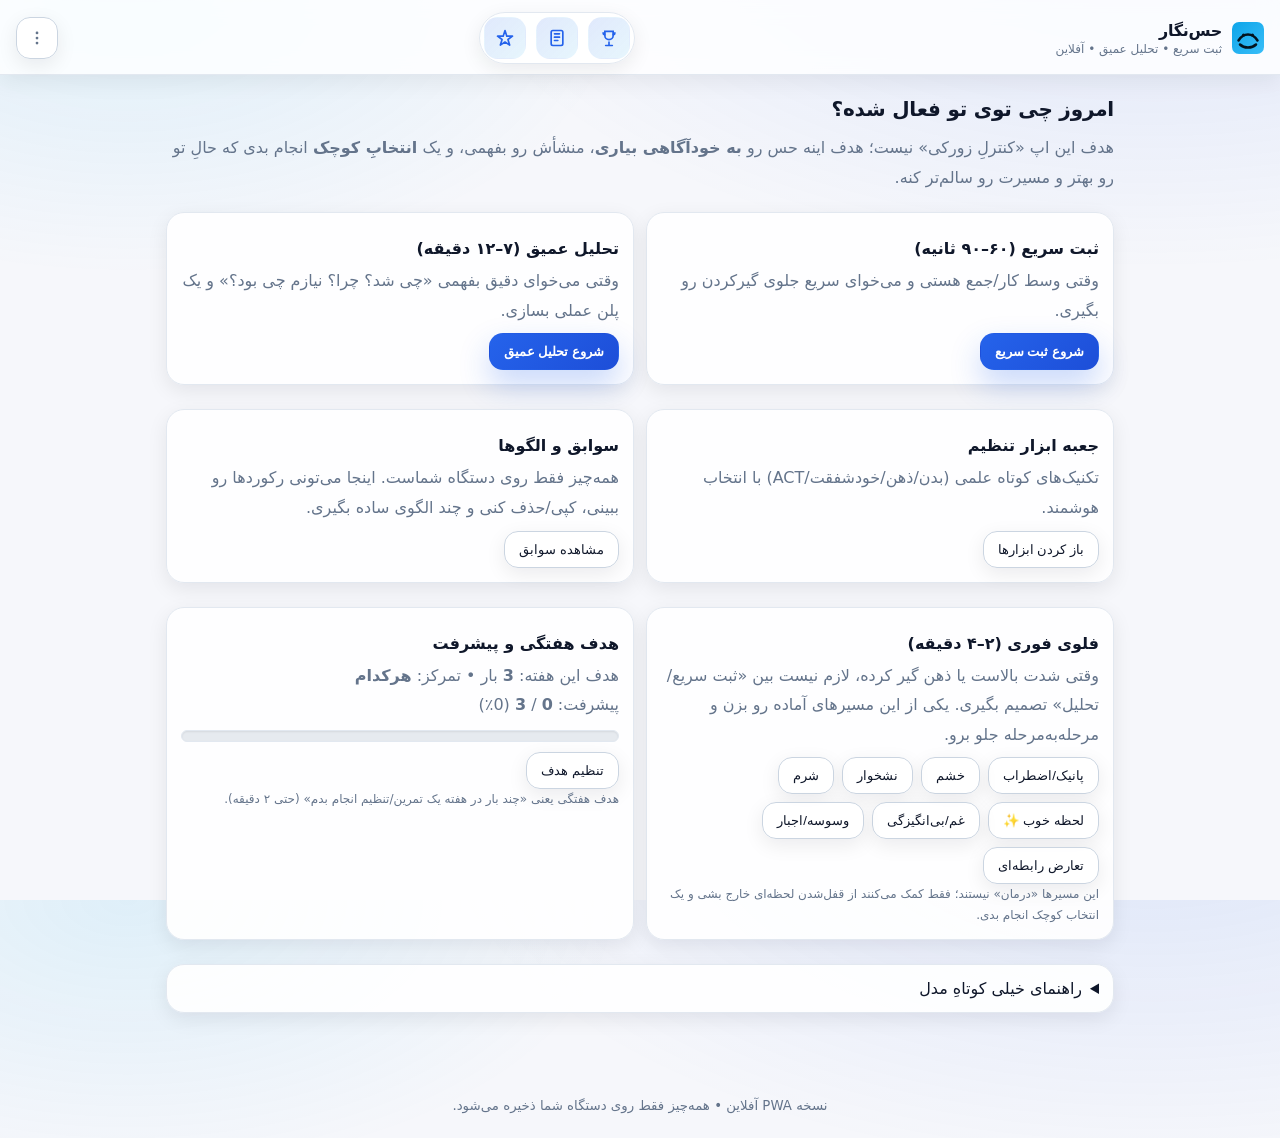
<file: index.html>
<!doctype html>
<html lang="fa" dir="rtl">
<head>
  <meta charset="utf-8" />
  <meta name="viewport" content="width=device-width,initial-scale=1,viewport-fit=cover" />
  <meta name="theme-color" content="#2563eb" />
  <title>حس‌نگار — ثبت و تنظیم احساس (PWA آفلاین)</title>
  <meta name="description" content="ثبت سریع و تحلیل عمیق احساس‌ها + جعبه ابزار تنظیم هیجان، کاملاً آفلاین روی دستگاه شما">

  <link rel="manifest" href="./manifest.webmanifest">
  <link rel="icon" href="./icon.svg" type="image/svg+xml">
  <link rel="apple-touch-icon" href="./icon.svg">
  <link rel="stylesheet" href="./styles.css">
</head>
<body>
  <header class="appbar">
    <div class="appbar-row">
      <div class="brand">
        <img src="./icon.svg" alt="حس‌نگار" class="logo">
        <div>
          <h1>حس‌نگار</h1>
          <div class="subtitle">ثبت سریع • تحلیل عمیق • آفلاین</div>
        </div>
      </div>

      <nav class="toplinks" aria-label="میانبرها">
        <a class="topicon" href="./achievements.html" title="دستاوردها و موهبت‌ها">
          <span class="sr-only">دستاوردها</span>
          <svg viewBox="0 0 24 24" fill="none" xmlns="http://www.w3.org/2000/svg" aria-hidden="true">
            <path d="M8 21h8M12 17v4" stroke="currentColor" stroke-width="2" stroke-linecap="round"/>
            <path d="M7 4h10v5a5 5 0 0 1-10 0V4Z" stroke="currentColor" stroke-width="2"/>
            <path d="M7 6H5a2 2 0 0 0 2 2" stroke="currentColor" stroke-width="2" stroke-linecap="round"/>
            <path d="M17 6h2a2 2 0 0 1-2 2" stroke="currentColor" stroke-width="2" stroke-linecap="round"/>
          </svg>
        </a>

        <a class="topicon" href="./principles.html" title="اصول زندگی من">
          <span class="sr-only">اصول</span>
          <svg viewBox="0 0 24 24" fill="none" xmlns="http://www.w3.org/2000/svg" aria-hidden="true">
            <path d="M7 3h10a2 2 0 0 1 2 2v14a2 2 0 0 1-2 2H7a2 2 0 0 1-2-2V5a2 2 0 0 1 2-2Z" stroke="currentColor" stroke-width="2"/>
            <path d="M9 7h6M9 11h6M9 15h4" stroke="currentColor" stroke-width="2" stroke-linecap="round"/>
          </svg>
        </a>

        <a class="topicon" href="./improvements.html" title="نقاط بهبود من">
          <span class="sr-only">بهبود</span>
          <svg viewBox="0 0 24 24" fill="none" xmlns="http://www.w3.org/2000/svg" aria-hidden="true">
            <path d="M12 3l2.2 6.8H21l-5.5 4 2.1 6.7L12 16.8 6.4 20.5 8.5 13.8 3 9.8h6.8L12 3Z" stroke="currentColor" stroke-width="2" stroke-linejoin="round"/>
          </svg>
        </a>
      </nav>

      <div class="actions">
        <details class="menu">
          <summary class="iconpill" title="داده‌ها و تنظیمات" aria-label="داده‌ها و تنظیمات">
            <svg viewBox="0 0 24 24" fill="none" xmlns="http://www.w3.org/2000/svg" aria-hidden="true">
              <path d="M12 6.5h.01M12 12h.01M12 17.5h.01" stroke="currentColor" stroke-width="3" stroke-linecap="round"/>
            </svg>
          </summary>
          <div class="menu-panel" role="menu">
            <button id="btnExport" class="btn menuitem" role="menuitem">خروجی JSON ⤓</button>
            <button id="btnImport" class="btn menuitem" role="menuitem">ورود JSON ⤒</button>
            <input id="fileImport" type="file" accept="application/json" hidden>
            <button id="btnReset" class="btn danger menuitem" role="menuitem">پاک‌سازی داده‌ها</button>
          </div>
        </details>
      </div>
    </div>
  </header>

  <main class="container">

    <!-- Home -->
    <section class="screen" data-screen="home">
      <div class="hero">
        <h2>امروز چی توی تو فعال شده؟</h2>
        <p class="helper">هدف این اپ «کنترلِ زورکی» نیست؛ هدف اینه حس رو <b>به خودآگاهی بیاری</b>، منشأش رو بفهمی، و یک <b>انتخابِ کوچک</b> انجام بدی که حالِ تو رو بهتر و مسیرت رو سالم‌تر کنه.</p>
      </div>

      <div class="grid2">
        <div class="card">
          <h3>ثبت سریع (۶۰–۹۰ ثانیه)</h3>
          <p class="helper">وقتی وسط کار/جمع هستی و می‌خوای سریع جلوی گیرکردن رو بگیری.</p>
          <button class="btn primary" id="goQuick">شروع ثبت سریع</button>
        </div>
        <div class="card">
          <h3>تحلیل عمیق (۷–۱۲ دقیقه)</h3>
          <p class="helper">وقتی می‌خوای دقیق بفهمی «چی شد؟ چرا؟ نیازم چی بود؟» و یک پلن عملی بسازی.</p>
          <button class="btn primary" id="goDeep">شروع تحلیل عمیق</button>
        </div>
      </div>

      <div class="grid2">
        <div class="card">
          <h3>جعبه ابزار تنظیم</h3>
          <p class="helper">تکنیک‌های کوتاه علمی (بدن/ذهن/خودشفقت/ACT) با انتخاب هوشمند.</p>
          <button class="btn" id="goToolkit">باز کردن ابزارها</button>
        </div>
        <div class="card">
          <h3>سوابق و الگوها</h3>
          <p class="helper">همه‌چیز فقط روی دستگاه شماست. اینجا می‌تونی رکوردها رو ببینی، کپی/حذف کنی و چند الگوی ساده بگیری.</p>
          <button class="btn" id="goHistory">مشاهده سوابق</button>
        </div>
      </div>

      <div class="grid2">
        <div class="card">
          <h3>فلوی فوری (۲–۴ دقیقه)</h3>
          <p class="helper">وقتی شدت بالاست یا ذهن گیر کرده، لازم نیست بین «ثبت سریع/تحلیل» تصمیم بگیری. یکی از این مسیرهای آماده رو بزن و مرحله‌به‌مرحله جلو برو.</p>
          <div class="row wrap">
            <button class="btn" id="goFlowPanic">پانیک/اضطراب</button>
            <button class="btn" id="goFlowAnger">خشم</button>
            <button class="btn" id="goFlowRumination">نشخوار</button>
            <button class="btn" id="goFlowShame">شرم</button>
            <button class="btn" id="goFlowSavor">لحظه خوب ✨</button>
            <button class="btn" id="goFlowSadness">غم/بی‌انگیزگی</button>
            <button class="btn" id="goFlowUrge">وسوسه/اجبار</button>
            <button class="btn" id="goFlowConflict">تعارض رابطه‌ای</button>
          </div>
          <div class="smallnote">این مسیرها «درمان» نیستند؛ فقط کمک می‌کنند از قفل‌شدن لحظه‌ای خارج بشی و یک انتخاب کوچک انجام بدی.</div>
        </div>

        <div class="card">
          <h3>هدف هفتگی و پیشرفت</h3>
          <div id="wkWidget" class="helper">—</div>
          <div class="progress" aria-label="پیشرفت هفتگی">
            <div id="wkBar" class="progress-bar" style="width:0%"></div>
          </div>
          <div class="row wrap" style="margin-top:10px">
            <button class="btn" id="goWeekly">تنظیم هدف</button>
          </div>
          <div class="smallnote">هدف هفتگی یعنی «چند بار در هفته یک تمرین/تنظیم انجام بدم» (حتی ۲ دقیقه).</div>
        </div>
      </div>

      <div class="card">
        <details>
          <summary>راهنمای خیلی کوتاهِ مدل</summary>
          <div class="helper">
            • <b>واقعیت</b> ≠ <b>داستان ذهن</b> (CBT/ACT) — جداشون کن.<br>
            • <b>نیاز</b> پشتِ حس‌هاست (تئوری انتخاب: تعلق/ارزشمندی/آزادی/تفریح/امنیت).<br>
            • یک قدم مهم: «این وضعیت اول <b>تنظیم هیجان</b> می‌خواد یا <b>حل مسئله</b>؟» (اگر شدت بالاست اول تنظیم).<br>
            • <b>آسیب‌پذیری روز</b> (کم‌خوابی/گرسنگی/تنهایی/…) می‌تونه شدت رو چند برابر کنه؛ اول یک چیز کوچک را اصلاح کن.<br>
            • برای تصمیم بهتر، اقدام نهایی را به <b>اصول زندگی / نقاط بهبود / موهبت‌ها</b> وصل کن (داخل خود مسیرها هست).<br>
            • اگر شدت بالاست (۶ به بالا)، اول <b>بدن</b> را تنظیم کن، بعد تحلیل.<br>
            • «انتخاب» یعنی یک قدم کوچک قابل کنترل (فکر/عمل) نه جنگیدن با احساس.
          </div>
        </details>
      </div>
    </section>

    <!-- Quick: Step 1 -->
    <section class="screen hidden" data-screen="quick-1">
      <div class="topbar">
        <button class="btn" data-back>برگشت</button>
        <div class="crumb">ثبت سریع • ۱/۳</div>
      </div>
      <h2>اسم حس + شدت</h2>
      <p class="helper">۱–۳ احساس انتخاب کن. (اگر نبود، اضافه کن)</p>

      <h3>هدف این ثبت</h3>
      <p class="helper">هدف کمک می‌کنه ابزارها دقیق‌تر پیشنهاد بشن و آخرش یک خروجی کاربردی بگیری.</p>
      <div id="qcGoalChips" class="chips"></div>
      <details class="micro">
        <summary>هدف‌ها یعنی چی؟</summary>
        <div class="helper">«آرام شدن سریع» یعنی اول بدن را تنظیم کنیم. «فهمیدن ریشه» یعنی بعد از آرام‌شدن، واقعیت/داستان و نیازها را بررسی کنیم. «رابطه/مرز» یعنی خروجی نهایی‌مان یک جمله درخواست/مرز باشد.</div>
      </details>

      <h3>اول تنظیم هیجان یا حل مسئله؟</h3>
      <p class="helper">این انتخاب کمک می‌کند مسیر را درست شروع کنی. اگر شدت بالاست، معمولاً «اول تنظیم هیجان» امن‌تر است.</p>
      <div id="qcModeChips" class="chips"></div>
      <details class="micro">
        <summary>این گزینه‌ها دقیقاً یعنی چی؟</summary>
        <div class="helper">
          • <b>اول تنظیم هیجان</b>: هدف این نیست احساس را حذف کنی؛ هدف اینه شدت پایین بیاد تا تصمیم بهتر بگیری.<br>
          • <b>حل مسئله بیرونی</b>: مشکل بیرونی مشخصه (کار/رابطه/پول…) و دنبال یک قدم عملی هستی.<br>
          • <b>هر دو</b>: اول یک تنظیم کوتاه (۹۰ ثانیه)، بعد یک اقدام کوچک کم‌ریسک.<br>
          • <b>نامشخص</b>: اگر مطمئن نیستی، همون «تنظیم هیجان» را شروع کن.
        </div>
      </details>

      <h3>چک سریع آسیب‌پذیری (اختیاری • ۱۵ ثانیه)</h3>
      <p class="helper">گاهی شدت احساس «به خاطر شرایط بدن/روز» بیشتر می‌شه. چند موردی که امروز فعاله رو انتخاب کن تا علت روشن‌تر شه.</p>
      <div id="qcVulnChips" class="chips"></div>

      <div id="qcEmotionChips" class="chips"></div>
      <div class="inline-add">
        <input id="qcEmotionInput" type="text" placeholder="افزودن احساس دلخواه...">
        <button id="qcEmotionAdd" class="btn">افزودن</button>
      </div>

      <div id="qcEmotionSelected" class="selected">— هنوز چیزی انتخاب نشده.</div>

      <label class="field">
        <span>حس غالب از نظر تو</span>
        <select id="qcValence">
          <option value="bad">بد/سنگین</option>
          <option value="good">خوب/سبک</option>
          <option value="neutral">خنثی/نامشخص</option>
        </select>
      </label>

      
      <div class="grid">
        <label class="field">
          <span>شدت (۰ تا ۱۰)</span>
          <input id="qcIntensity" type="range" min="0" max="10" value="5">
          <div class="rangeRow"><span id="qcIntensityVal" class="badge">5</span><span class="muted">۰ آرام • ۱۰ خیلی شدید</span></div>
        </label>
        <label class="field">
          <span>بدن کجا حس می‌کنی؟</span>
          <select id="qcBody">
            <option value="">— انتخاب کن —</option>
            <option>گلو</option>
            <option>سینه</option>
            <option>شکم</option>
            <option>سر</option>
            <option>فک/صورت</option>
            <option>دست/پا</option>
            <option>کل بدن</option>
          </select>
        </label>
      </div>

      <div class="grid">
        <label class="field">
          <span>این تمرین چقدر کمک کرد؟ (۰ تا ۵)</span>
          <input id="qcHelpfulness" type="range" min="0" max="5" value="3">
          <div class="rangeRow"><span id="qcHelpfulnessVal" class="badge">3</span><span class="muted">۰ = هیچ • ۵ = خیلی</span></div>
        </label>
        <label class="field">
          <span>چقدر سخت بود؟ (۰ تا ۵)</span>
          <input id="qcDifficulty" type="range" min="0" max="5" value="2">
          <div class="rangeRow"><span id="qcDifficultyVal" class="badge">2</span><span class="muted">۰ = راحت • ۵ = سخت</span></div>
        </label>
      </div>
      <details class="micro">
        <summary>این دو عدد به چه درد می‌خوره؟</summary>
        <div class="helper">کمک می‌کنه بعداً بفهمی «کدوم تکنیک برای تو با کمترین سختی، بیشترین اثر رو داشته». این یعنی شخصی‌سازی واقعی.</div>
      </details>

      <div class="nav-row">
        <div></div>
        <button class="btn primary" id="toQuick2">ادامه</button>
      </div>
    </section>

    <!-- Quick: Step 2 -->
    <section class="screen hidden" data-screen="quick-2">
      <div class="topbar">
        <button class="btn" data-back>برگشت</button>
        <div class="crumb">ثبت سریع • ۲/۳</div>
      </div>
      <h2>تریگر + جمله ذهن</h2>
      <label class="field">
        <span>چی جرقه زد؟ (تریگر)</span>
        <textarea id="qcTrigger" rows="2" placeholder="مثلاً: دیدم دوستم فلان كار رو كرده..."></textarea>
      </label>

      <label class="field">
        <span>ذهنم داره چی می‌گه؟ (یک جمله)</span>
        <input id="qcMind" type="text" placeholder="مثلاً: من عقب افتادم.">
      </label>

      <label class="field">
        <span>فکر آسیب به خودت/دیگران داری؟</span>
        <select id="qcHarm">
          <option value="no">نه</option>
          <option value="unsure">نامشخص/ترجیح می‌دم نگم</option>
          <option value="yes">بله</option>
        </select>
        <small class="muted">اگر «بله» یا شدت خیلی بالاست، یک پیام ایمنی نمایش داده می‌شه.</small>
      </label>

      <div id="qcSafety" class="card hidden"></div>

      <div class="nav-row">
        <button class="btn" data-back>برگشت</button>
        <button class="btn primary" id="toQuick3">ادامه</button>
      </div>
    </section>

    <!-- Quick: Step 3 -->
    <section class="screen hidden" data-screen="quick-3">
      <div class="topbar">
        <button class="btn" data-back>برگشت</button>
        <div class="crumb">ثبت سریع • ۳/۳</div>
      </div>
      <h2>تنظیم ۶۰ ثانیه‌ای + قدم بعدی</h2>
      <p class="helper">یک تکنیک کوتاه انتخاب کن. (می‌تونی بعداً تحلیل عمیق هم انجام بدی)</p>

      <div id="qcToolChips" class="chips"></div>
      <div class="card" id="qcToolInfo"></div>

      <div class="grid">
        <label class="field">
          <span>تمرین را همین الان انجام دادم؟</span>
          <select id="qcDidTool">
            <option value="yes">بله</option>
            <option value="no">نه (فقط انتخاب کردم)</option>
          </select>
        </label>
        <label class="field">
          <span>مدت تمرین (دقیقه)</span>
          <input id="qcMinutes" type="number" min="0" max="60" value="2">
          <small class="muted">برای یادگیری خودت: کدام تکنیک در چه مدت بهتر جواب داد؟</small>
        </label>
      </div>

      <label class="field">
        <span>قدم بعدیِ کوچک (۲–۱۰ دقیقه)</span>
        <input id="qcNextAction" type="text" placeholder="مثلاً: ۱۰ دقیقه ژورنال، یا پیاده‌روی کوتاه...">
      </label>

      <div class="card">
        <h3>یادآوری هویت (اختیاری ولی خیلی اثرگذار)</h3>
        <p class="helper">اینجا انتخاب می‌کنی این اقدام با کدام <b>اصل زندگی</b> همسوست، کدام <b>نقطه بهبود</b> را تمرین می‌کنی، و یک <b>موهبت/دستاورد</b> برای تقویت حس توانمندی یادآوری می‌کنی. همین یادآوری کوچک، کیفیت تصمیم را بالا می‌برد.</p>

        <h4>اصل زندگی</h4>
        <div id="qcPrincipleChips" class="chips"></div>
        <div id="qcPrincipleSelected" class="selected">—</div>
        <div class="inline-add">
          <input id="qcPrincipleInput" type="text" placeholder="افزودن اصل جدید (اختیاری)...">
          <button id="qcPrincipleAdd" class="btn">افزودن</button>
        </div>
        <div class="smallnote">مثال: «صداقت»، «سلامت»، «مرزبندی محترمانه»، «پیشرفت آهسته ولی پایدار»</div>

        <h4 style="margin-top:12px">نقطه بهبود</h4>
        <div id="qcImprovementChips" class="chips"></div>
        <div id="qcImprovementSelected" class="selected">—</div>
        <div class="inline-add">
          <input id="qcImprovementInput" type="text" placeholder="افزودن نقطه بهبود (اختیاری)...">
          <button id="qcImprovementAdd" class="btn">افزودن</button>
        </div>
        <div class="smallnote">مثال: «کمتر مقایسه کنم»، «زودتر نه بگم»، «تعویق نکنم»</div>

        <h4 style="margin-top:12px">موهبت/دستاورد</h4>
        <div id="qcAchievementChips" class="chips"></div>
        <div id="qcAchievementSelected" class="selected">—</div>
        <div class="inline-add">
          <input id="qcAchievementInput" type="text" placeholder="افزودن موهبت/دستاورد (اختیاری)...">
          <button id="qcAchievementAdd" class="btn">افزودن</button>
        </div>
        <div class="smallnote">مثال: «من توانایی برگشتن دارم»، «قبلاً هم از پسش بر اومدم»</div>

        <div class="smallnote muted">اگر ترجیح می‌دی این لیست‌ها را جدا مدیریت کنی، از آیکون‌های بالای صفحه استفاده کن.</div>
      </div>

      <h3>وضعیت اقدام</h3>
      <div id="qcActionPills" class="pills"></div>
      <label class="field hidden" id="qcBlockerWrap">
        <span>اگر انجام نشد، مانع چی بود؟ (اختیاری)</span>
        <input id="qcBlocker" type="text" placeholder="مثلاً: خستگی، زمان کم، ترس از پیام دادن...">
      </label>

      <label class="field">
        <span>شدت بعد از تنظیم (۰ تا ۱۰)</span>
        <input id="qcAfter" type="range" min="0" max="10" value="4">
        <div class="rangeRow"><span id="qcAfterVal" class="badge">4</span><span class="muted">برای یادگیری خودت ثبت کن</span></div>
      </label>

      <div class="row wrap">
        <button class="btn" id="qcCopy">کپی خلاصه</button>
        <button class="btn" id="qcShare">اشتراک</button>
        <button class="btn primary" id="qcSave">ذخیره</button>
      </div>

      <pre id="qcSummary" class="summary"></pre>

      <div class="nav-row">
        <button class="btn" data-back>برگشت</button>
        <button class="btn" id="qcGoHome">خانه</button>
      </div>
    </section>

    <!-- Deep: Step 1 -->
    <section class="screen hidden" data-screen="deep-1">
      <div class="topbar">
        <button class="btn" data-back>برگشت</button>
        <div class="crumb">تحلیل عمیق • ۱/۵</div>
      </div>
      <h2>مشاهده‌گری دقیق</h2>

      <h3>هدف این تحلیل</h3>
      <p class="helper">هدف کمک می‌کند خروجی آخر (تکنیک/پلن/مرز) واضح‌تر باشد.</p>
      <div id="ddGoalChips" class="chips"></div>

      <h3>این وضعیت بیشتر به چی نیاز داره؟</h3>
      <p class="helper">اگر شدت بالا یا نشخوار فعاله، معمولاً اول «تنظیم هیجان» بهتر جواب می‌ده و بعدش حل مسئله.</p>
      <div id="ddModeChips" class="chips"></div>

      <h3>چک آسیب‌پذیری روز (اختیاری)</h3>
      <p class="helper">این‌ها علت‌های «نامرئی» شدت هستند. انتخاب‌شان کمک می‌کند به جای سرزنش، واقع‌بینانه‌تر عمل کنی.</p>
      <div id="ddVulnChips" class="chips"></div>
      <div class="grid">
        <label class="field">
          <span>احساس(ها)</span>
          <input id="ddEmotions" type="text" placeholder="مثلاً: حسادت، شرم، اضطراب">
          <small class="muted">می‌تونی با کاما جدا کنی</small>
        </label>
        <label class="field">
          <span>شدت (۰ تا ۱۰)</span>
          <input id="ddIntensity" type="range" min="0" max="10" value="6">
          <div class="rangeRow"><span id="ddIntensityVal" class="badge">6</span><span class="muted">۰ آرام • ۱۰ خیلی شدید</span></div>
        </label>
      </div>

      <label class="field">
        <span>فکر آسیب به خودت/دیگران داری؟</span>
        <select id="ddHarm">
          <option value="no">نه</option>
          <option value="unsure">نامشخص/ترجیح می‌دم نگم</option>
          <option value="yes">بله</option>
        </select>
        <small class="muted">اگر «بله» یا شدت خیلی بالاست، یک پیام ایمنی نمایش داده می‌شه.</small>
      </label>

      <div id="ddSafety" class="card hidden"></div>
      <div class="grid">
        <label class="field">
          <span>بدن کجا حس می‌کنی؟</span>
          <select id="ddBody">
            <option value="">— انتخاب کن —</option>
            <option>گلو</option>
            <option>سینه</option>
            <option>شکم</option>
            <option>سر</option>
            <option>فک/صورت</option>
            <option>دست/پا</option>
            <option>کل بدن</option>
          </select>
        </label>
        <label class="field">
          <span>تریگر (چی جرقه زد؟)</span>
          <input id="ddTrigger" type="text" placeholder="مثلاً: حرف فلاني">
        </label>
      </div>

      <div class="nav-row">
        <div></div>
        <button class="btn primary" id="toDeep2">ادامه</button>
      </div>
    </section>

    <!-- Deep: Step 2 -->
    <section class="screen hidden" data-screen="deep-2">
      <div class="topbar">
        <button class="btn" data-back>برگشت</button>
        <div class="crumb">تحلیل عمیق • ۲/۵</div>
      </div>
      <h2>واقعیت vs داستان ذهن</h2>
      <div class="grid">
        <label class="field">
          <span>واقعیتِ قابل مشاهده</span>
          <textarea id="ddFacts" rows="3" placeholder="چه اتفاقی افتاد؟ بدون تفسیر..."></textarea>
        </label>
        <label class="field">
          <span>داستان/تعبیر ذهن</span>
          <textarea id="ddStory" rows="3" placeholder="یعنی چی درباره من/دنیا؟"></textarea>
        </label>
      </div>

      <h3>دام‌های شناختی (اختیاری)</h3>
      <p class="helper">اگر بفهمی ذهن از چه «دامی» استفاده می‌کنه، خیلی راحت‌تر می‌تونی فکر متعادل‌تر بسازی. ۱–۲ مورد انتخاب کن.</p>
      <div id="ddDistortionChips" class="chips"></div>

      <label class="field">
        <span>یک فکر متعادل‌تر (جایگزین)</span>
        <input id="ddBalancedThought" type="text" placeholder="مثلاً: ممکنه امروز عقب افتاده باشم، ولی ارزش من ثابت می‌مونه و می‌تونم یک قدم کوچک بردارم.">
        <small class="muted">هدف: نه مثبت‌بافی؛ فقط واقع‌بینی + مهربانی.</small>
      </label>

      <details class="micro">
        <summary>اگر شدت خیلی بالاست چی؟</summary>
        <div class="helper">اگر شدت ۷+ است یا بدن خیلی فعال است، قبل از نوشتن طولانی یک تمرین ۶۰–۱۸۰ ثانیه‌ای (تنفس/گراندینگ) انجام بده. بعد ادامه بده.</div>
      </details>

      <div class="card">
        <div class="helper"><b>نکته:</b> خیلی وقت‌ها احساس شدید از «داستان» تغذیه می‌کنه، نه از خود واقعیت.</div>
      </div>

      <div class="nav-row">
        <button class="btn" data-back>برگشت</button>
        <button class="btn primary" id="toDeep3">ادامه</button>
      </div>
    </section>

    <!-- Deep: Step 3 -->
    <section class="screen hidden" data-screen="deep-3">
      <div class="topbar">
        <button class="btn" data-back>برگشت</button>
        <div class="crumb">تحلیل عمیق • ۳/۵</div>
      </div>
      <h2>احساس زیرین + نیاز</h2>
      <div class="grid">
        <label class="field">
          <span>احساس(های) زیرین (اگر هست)</span>
          <input id="ddUnder" type="text" placeholder="مثلاً: ترس، شرم، غم">
        </label>
        <label class="field">
          <span>نشخوار ذهنی/گیرکردن بود؟</span>
          <select id="ddRumination">
            <option>نامشخص</option>
            <option>بله</option>
            <option>خیر</option>
          </select>
        </label>
      </div>

      <h3>نیاز فعال‌شده (تئوری انتخاب)</h3>
      <p class="helper">حداکثر ۲ مورد انتخاب کن.</p>
      <div id="ddNeedChips" class="chips needs"></div>
      <div id="ddNeedHints" class="hints"></div>

      <div class="card" id="ddNeedScripts">
        <b>جمله‌های پیشنهادی برای نیازها</b>
        <div class="helper">اول ۱–۲ نیاز را انتخاب کن تا «درخواست سالم» و «مرز سالم» پیشنهاد شود.</div>
      </div>

      <div class="card">
        <h3>راهبرد من برای تامین نیاز (برای شکستن الگو)</h3>
        <p class="helper">خیلی وقت‌ها مشکل اصلی «احساس» نیست؛ الگوی رفتاری ما برای تامین نیاز است. اینجا فقط آگاه می‌شی و یک جایگزین سالم‌تر می‌سازی.</p>

        <h4>من معمولاً این نیاز را چطور تامین می‌کنم؟ (راهبرد قدیمی)</h4>
        <div id="ddOldStrategyChips" class="chips"></div>
        <label class="field">
          <span>اگر خواستی توضیح کوتاه بده (اختیاری)</span>
          <input id="ddOldStrategyNote" type="text" placeholder="مثلاً: وقتی می‌ترسم، مکالمه را قطع می‌کنم...">
        </label>

        <div id="ddNeedStrategyHint"></div>

        <label class="field">
          <span>راهبرد جایگزین سالم‌تر (کوچک و قابل انجام)</span>
          <input id="ddNewStrategy" type="text" placeholder="مثلاً: ۱۰ دقیقه مکث + درخواست روشن + یک اقدام کوچک...">
          <small class="muted">بهتره کوچک، مشخص و قابل انجام باشه (۲–۱۵ دقیقه).</small>
        </label>
      </div>

      <div class="nav-row">
        <button class="btn" data-back>برگشت</button>
        <button class="btn primary" id="toDeep4">ادامه</button>
      </div>
    </section>

    <!-- Deep: Step 4 -->
    <section class="screen hidden" data-screen="deep-4">
      <div class="topbar">
        <button class="btn" data-back>برگشت</button>
        <div class="crumb">تحلیل عمیق • ۴/۵</div>
      </div>
      <h2>گفتگوی درونی (TA/Parts) + ریشه</h2>

      <div class="grid">
        <label class="field">
          <span>صدای غالب توی سرم شبیه کدومه؟</span>
          <select id="ddVoice">
            <option value="">— انتخاب کن —</option>
            <option>والدِ منتقد</option>
            <option>والدِ حمایتگر</option>
            <option>کودکِ ترسیده/آسیب‌پذیر</option>
            <option>کودکِ سرکش/خشمگین</option>
            <option>بالغِ منطقی</option>
            <option>نامشخص</option>
          </select>
        </label>
        <label class="field">
          <span>این حس «آشناست»؟ اولین بار کی یادته؟</span>
          <input id="ddFirst" type="text" placeholder="مثلاً: دوران مدرسه، موقع مقایسه شدن...">
        </label>
      </div>

      <label class="field">
        <span>یک جملهٔ بالغِ جایگزین (ضد-شرم/ضد-فاجعه‌سازی)</span>
        <input id="ddAdult" type="text" placeholder="مثلاً: نتیجهٔ امروز = ارزش من نیست.">
      </label>

      <div class="nav-row">
        <button class="btn" data-back>برگشت</button>
        <button class="btn primary" id="toDeep5">ادامه</button>
      </div>
    </section>

    <!-- Deep: Step 5 -->
    <section class="screen hidden" data-screen="deep-5">
      <div class="topbar">
        <button class="btn" data-back>برگشت</button>
        <div class="crumb">تحلیل عمیق • ۵/۵</div>
      </div>
      <h2>انتخاب تکنیک + پلن عمل</h2>

      <div class="card" id="ddRecommendation"></div>

      <h3>تکنیک پیشنهادی</h3>
      <div id="ddToolChips" class="chips"></div>
      <div class="card" id="ddToolInfo"></div>

      <div class="grid">
        <label class="field">
          <span>تمرین را همین الان انجام دادم؟</span>
          <select id="ddDidTool">
            <option value="yes">بله</option>
            <option value="no">نه (فقط انتخاب کردم)</option>
          </select>
        </label>
        <label class="field">
          <span>مدت تمرین (دقیقه)</span>
          <input id="ddMinutes" type="number" min="0" max="120" value="5">
        </label>
      </div>

      <div class="grid">
        <label class="field">
          <span>این تکنیک چقدر کمک کرد؟ (۰ تا ۵)</span>
          <input id="ddHelpfulness" type="range" min="0" max="5" value="3">
          <div class="rangeRow"><span id="ddHelpfulnessVal" class="badge">3</span><span class="muted">۰ = هیچ • ۵ = خیلی</span></div>
        </label>
        <label class="field">
          <span>چقدر سخت بود؟ (۰ تا ۵)</span>
          <input id="ddDifficulty" type="range" min="0" max="5" value="2">
          <div class="rangeRow"><span id="ddDifficultyVal" class="badge">2</span><span class="muted">۰ = راحت • ۵ = سخت</span></div>
        </label>
      </div>

      <label class="field">
        <span>پلن عملِ کوچک (امروز)</span>
        <textarea id="ddPlan" rows="3" placeholder="۱) ... (۵–۱۵ دقیقه)
۲) ... (اگر نیاز به مرز/گفتگو هست)"></textarea>
      </label>

      <h3>وضعیت اقدام</h3>
      <div id="ddActionPills" class="pills"></div>
      <label class="field hidden" id="ddBlockerWrap">
        <span>اگر انجام نشد، مانع چی بود؟ (اختیاری)</span>
        <input id="ddBlocker" type="text" placeholder="مثلاً: اهمال، ترس، عدم انرژی...">
      </label>

      <div class="grid">
        <label class="field">
          <span>شدت بعد از تنظیم (۰ تا ۱۰)</span>
          <input id="ddAfter" type="range" min="0" max="10" value="4">
          <div class="rangeRow"><span id="ddAfterVal" class="badge">4</span><span class="muted">برای ارزیابی اثر تکنیک</span></div>
        </label>
        <label class="field">
          <span>اگر دوباره رخ بده، دفعه بعد چه می‌کنم؟</span>
          <input id="ddNextTime" type="text" placeholder="مثلاً: قبل از مقایسه، ۶۰ ثانیه تنظیم بدن...">
        </label>
      </div>

      <div class="card">
        <h3>یادآوری هویت (اصل/بهبود/موهبت)</h3>
        <p class="helper">این بخش کمک می‌کند «پلن» فقط یک کار نباشد؛ یک انتخاب هم‌راستا با ارزش‌ها و رشد تو باشد. (اختیاری)</p>

        <h4>اصل زندگی</h4>
        <div id="ddPrincipleChips" class="chips"></div>
        <div id="ddPrincipleSelected" class="selected">—</div>
        <div class="inline-add">
          <input id="ddPrincipleInput" type="text" placeholder="افزودن اصل جدید (اختیاری)...">
          <button id="ddPrincipleAdd" class="btn">افزودن</button>
        </div>

        <h4 style="margin-top:12px">نقطه بهبود</h4>
        <div id="ddImprovementChips" class="chips"></div>
        <div id="ddImprovementSelected" class="selected">—</div>
        <div class="inline-add">
          <input id="ddImprovementInput" type="text" placeholder="افزودن نقطه بهبود (اختیاری)...">
          <button id="ddImprovementAdd" class="btn">افزودن</button>
        </div>

        <h4 style="margin-top:12px">موهبت/دستاورد</h4>
        <div id="ddAchievementChips" class="chips"></div>
        <div id="ddAchievementSelected" class="selected">—</div>
        <div class="inline-add">
          <input id="ddAchievementInput" type="text" placeholder="افزودن موهبت/دستاورد (اختیاری)...">
          <button id="ddAchievementAdd" class="btn">افزودن</button>
        </div>

        <div class="smallnote muted">اگر ترجیح می‌دی این لیست‌ها را جدا مدیریت کنی، از آیکون‌های بالای صفحه استفاده کن.</div>
      </div>

      <div class="row wrap">
        <button class="btn" id="ddCopy">کپی خلاصه</button>
        <button class="btn" id="ddShare">اشتراک</button>
        <button class="btn primary" id="ddSave">ذخیره</button>
      </div>

      <pre id="ddSummary" class="summary"></pre>

      <div class="nav-row">
        <button class="btn" data-back>برگشت</button>
        <button class="btn" id="ddGoHome">خانه</button>
      </div>
    </section>

    <!-- Toolkit -->
    <section class="screen hidden" data-screen="toolkit">
      <div class="topbar">
        <button class="btn" data-back>برگشت</button>
        <div class="crumb">جعبه ابزار</div>
      </div>
      <h2>تکنیک‌های کوتاه تنظیم هیجان</h2>
      <p class="helper">این‌ها جای درمان نیستند، اما برای مدیریت روزمره خیلی کمک می‌کنند. اگر علائم شدید/طولانی داری، کمک حرفه‌ای بهترین گزینه است.</p>

      <div id="tkList" class="grid2"></div>

      <div class="card">
        <h3>قانون Cooldown</h3>
        <div class="helper">اگر شدت احساس بالای <b>۶/۱۰</b> است، تصمیم‌های مهم (مثلاً ترید/پیام حساس/بحث جدی) را <b>تعویق</b> بده. اول تنظیم، بعد تصمیم.</div>
      </div>

      <div class="nav-row">
        <button class="btn" data-back>برگشت</button>
        <button class="btn" id="tkGoHome">خانه</button>
      </div>
    </section>

    <!-- History -->
    <section class="screen hidden" data-screen="history">
      <div class="topbar">
        <button class="btn" data-back>برگشت</button>
        <div class="crumb">سوابق و الگوها</div>
      </div>
      <h2>سوابق ذخیره‌شده</h2>

      <div class="row wrap">
        <select id="hxFilter" class="btn">
          <option value="all">همه</option>
          <option value="quick">ثبت سریع</option>
          <option value="deep">تحلیل عمیق</option>
          <option value="guided">فلوی فوری</option>
          <option value="savor">فقط لحظه‌های خوب</option>
        </select>
        <button class="btn" id="hxRefresh">بروزرسانی</button>
      </div>

      <div class="card">
        <h3>الگوهای ساده</h3>
        <div id="hxStats" class="helper">—</div>
      </div>

      <div class="card">
        <h3>اثر تکنیک‌ها روی تو</h3>
        <div class="helper">میانگینِ «کاهش شدت» بعد از تکنیک. (هرچه بیشتر رکورد بزنی، دقیق‌تر می‌شه)</div>
        <div id="hxToolsEffect"></div>
      </div>

      <div class="grid2">
        <div class="card">
          <h3>تریگرهای پرتکرار</h3>
          <div id="hxTopTriggers" class="helper">—</div>
        </div>
        <div class="card">
          <h3>بدن کجا بیشتر واکنش می‌ده؟</h3>
          <div id="hxBodyMap" class="helper">—</div>
        </div>
      </div>

      <div class="card">
        <h3>الگوی زمانی</h3>
        <div id="hxTimes" class="helper">—</div>
      </div>

      <div id="hxList" class="store"></div>

      <div class="nav-row">
        <button class="btn" data-back>برگشت</button>
        <button class="btn" id="hxGoHome">خانه</button>
      </div>
    </section>

    <!-- Guided flows: Step 1 -->
    <section class="screen hidden" data-screen="guided-1">
      <div class="topbar">
        <button class="btn" data-back>برگشت</button>
        <div class="crumb">فلوی فوری • ۱/۳</div>
      </div>
      <h2 id="gdTitle">فلوی فوری</h2>
      <p class="helper" id="gdIntro">—</p>

      <h3>هدف</h3>
      <div id="gdGoalChips" class="chips"></div>

      <h3>اول تنظیم هیجان یا حل مسئله؟</h3>
      <p class="helper">در فلوهای فوری معمولاً «تنظیم هیجان» اولویت دارد، ولی اگر مسئله بیرونی مشخص است می‌تونی «حل مسئله» را هم انتخاب کنی.</p>
      <div id="gdModeChips" class="chips"></div>

      <h3>چک آسیب‌پذیری (اختیاری)</h3>
      <div id="gdVulnChips" class="chips"></div>

      <div class="grid">
        <label class="field">
          <span>شدت الان (۰ تا ۱۰)</span>
          <input id="gdIntensity" type="range" min="0" max="10" value="6">
          <div class="rangeRow"><span id="gdIntensityVal" class="badge">6</span><span class="muted">۰ آرام • ۱۰ خیلی شدید</span></div>
        </label>
        <label class="field">
          <span>بدن کجا حس می‌کنی؟</span>
          <select id="gdBody"></select>
        </label>
      </div>

      <label class="field">
        <span>تریگر (اختیاری)</span>
        <input id="gdTrigger" type="text" placeholder="مثلاً: یک پیام/یادآوری/فکر...">
      </label>

      <div id="gdSavorBlock" class="card hidden">
        <h3>برای لحظه خوب ✨</h3>
        <label class="field">
          <span>چی خوب بود؟</span>
          <textarea id="gdSavorMoment" rows="2" placeholder="مثلاً: یک گفت‌وگوی خوب، یک پیشرفت کوچک..."></textarea>
        </label>
        <label class="field">
          <span>چرا برات مهم بود؟</span>
          <input id="gdSavorWhy" type="text" placeholder="مثلاً: حس ارزشمندی/تعلق...">
        </label>
        <label class="field">
          <span>چطور می‌تونم تکرارش کنم؟</span>
          <input id="gdSavorRepeat" type="text" placeholder="مثلاً: ۲ دقیقه پیام قدردانی...">
        </label>
      </div>

      <label class="field">
        <span>فکر آسیب به خودت/دیگران داری؟</span>
        <select id="gdHarm">
          <option value="no">نه</option>
          <option value="unsure">نامشخص/ترجیح می‌دم نگم</option>
          <option value="yes">بله</option>
        </select>
      </label>

      <div id="gdSafety" class="card hidden"></div>

      <div class="nav-row">
        <button class="btn" data-back>برگشت</button>
        <button class="btn primary" id="toGuided2">ادامه</button>
      </div>
    </section>

    <!-- Guided flows: Step 2 -->
    <section class="screen hidden" data-screen="guided-2">
      <div class="topbar">
        <button class="btn" data-back>برگشت</button>
        <div class="crumb">فلوی فوری • ۲/۳</div>
      </div>
      <h2>تمرین کوتاه</h2>
      <p class="helper">یکی را انتخاب کن و همین الان انجام بده. (هدف: ۶۰ تا ۱۸۰ ثانیه)</p>

      <div id="gdToolChips" class="chips"></div>
      <div class="card" id="gdToolInfo"></div>

      <div class="nav-row">
        <button class="btn" data-back>برگشت</button>
        <button class="btn primary" id="toGuided3">ادامه</button>
      </div>
    </section>

    <!-- Guided flows: Step 3 -->
    <section class="screen hidden" data-screen="guided-3">
      <div class="topbar">
        <button class="btn" data-back>برگشت</button>
        <div class="crumb">فلوی فوری • ۳/۳</div>
      </div>
      <h2>اقدام کوچک + ذخیره</h2>
      <p class="helper">حتی یک اقدام ۲ دقیقه‌ای، مغز را از «قفل» بیرون می‌آورد.</p>

      <div class="grid">
        <label class="field">
          <span>تمرین را همین الان انجام دادم؟</span>
          <select id="gdDidTool">
            <option value="yes">بله</option>
            <option value="no">نه (فقط انتخاب کردم)</option>
          </select>
        </label>
        <label class="field">
          <span>مدت تمرین (دقیقه)</span>
          <input id="gdMinutes" type="number" min="0" max="60" value="3">
        </label>
      </div>

      <div class="grid">
        <label class="field">
          <span>این تمرین چقدر کمک کرد؟ (۰ تا ۵)</span>
          <input id="gdHelpfulness" type="range" min="0" max="5" value="3">
          <div class="rangeRow"><span id="gdHelpfulnessVal" class="badge">3</span><span class="muted">۰ = هیچ • ۵ = خیلی</span></div>
        </label>
        <label class="field">
          <span>چقدر سخت بود؟ (۰ تا ۵)</span>
          <input id="gdDifficulty" type="range" min="0" max="5" value="2">
          <div class="rangeRow"><span id="gdDifficultyVal" class="badge">2</span><span class="muted">۰ = راحت • ۵ = سخت</span></div>
        </label>
      </div>

      <label class="field">
        <span>اقدام ۲ دقیقه‌ای</span>
        <input id="gdNextAction" type="text" placeholder="مثلاً: آب خوردن، قدم زدن، نوشتن ۳ جمله واقعیت...">
      </label>

      <div class="card">
        <h3>یادآوری هویت (اختیاری)</h3>
        <p class="helper">یک انتخاب کوچک هم‌راستا با «اصل زندگی» و «بهبود» کیفیت نتیجه را بیشتر می‌کند.</p>

        <h4>اصل زندگی</h4>
        <div id="gdPrincipleChips" class="chips"></div>
        <div id="gdPrincipleSelected" class="selected">—</div>
        <div class="inline-add">
          <input id="gdPrincipleInput" type="text" placeholder="افزودن اصل جدید (اختیاری)...">
          <button id="gdPrincipleAdd" class="btn">افزودن</button>
        </div>

        <h4 style="margin-top:12px">نقطه بهبود</h4>
        <div id="gdImprovementChips" class="chips"></div>
        <div id="gdImprovementSelected" class="selected">—</div>
        <div class="inline-add">
          <input id="gdImprovementInput" type="text" placeholder="افزودن نقطه بهبود (اختیاری)...">
          <button id="gdImprovementAdd" class="btn">افزودن</button>
        </div>

        <h4 style="margin-top:12px">موهبت/دستاورد</h4>
        <div id="gdAchievementChips" class="chips"></div>
        <div id="gdAchievementSelected" class="selected">—</div>
        <div class="inline-add">
          <input id="gdAchievementInput" type="text" placeholder="افزودن موهبت/دستاورد (اختیاری)...">
          <button id="gdAchievementAdd" class="btn">افزودن</button>
        </div>
      </div>

      <h3>وضعیت اقدام</h3>
      <div id="gdActionPills" class="pills"></div>
      <label class="field hidden" id="gdBlockerWrap">
        <span>اگر انجام نشد، مانع چی بود؟ (اختیاری)</span>
        <input id="gdBlocker" type="text" placeholder="مثلاً: خستگی، ترس، وقت کم...">
      </label>

      <label class="field">
        <span>شدت بعد از تمرین (۰ تا ۱۰)</span>
        <input id="gdAfter" type="range" min="0" max="10" value="4">
        <div class="rangeRow"><span id="gdAfterVal" class="badge">4</span><span class="muted">ثبت برای یادگیری شخصی</span></div>
      </label>

      <div class="row wrap">
        <button class="btn" id="gdCopy">کپی خلاصه</button>
        <button class="btn" id="gdShare">اشتراک</button>
        <button class="btn primary" id="gdSave">ذخیره</button>
      </div>

      <pre id="gdSummary" class="summary"></pre>

      <div class="nav-row">
        <button class="btn" data-back>برگشت</button>
        <button class="btn" id="gdGoHome">خانه</button>
      </div>
    </section>

    <!-- Weekly goal -->
    <section class="screen hidden" data-screen="weekly">
      <div class="topbar">
        <button class="btn" data-back>برگشت</button>
        <div class="crumb">هدف هفتگی</div>
      </div>
      <h2>هدف هفتگی تنظیم</h2>
      <p class="helper">این هدف «کم‌فشار» است: فقط تعداد دفعاتی که یک تمرین/تنظیم انجام می‌دی. (حتی ۲ دقیقه)</p>

      <div class="grid">
        <label class="field">
          <span>تمرکز</span>
          <select id="wkFocus">
            <option value="any">هرکدام</option>
            <option value="body">بدن/استرس</option>
            <option value="mind">ذهن/فکر</option>
            <option value="compassion">خودشفقت</option>
            <option value="savor">لحظه خوب</option>
            <option value="boundaries">رابطه/مرز</option>
          </select>
        </label>
        <label class="field">
          <span>تعداد در هفته (۱ تا ۷)</span>
          <input id="wkTarget" type="range" min="1" max="7" value="3">
          <div class="rangeRow"><span id="wkTargetVal" class="badge">3</span><span class="muted">کم اما پایدار</span></div>
        </label>
      </div>

      <div class="card">
        <b>پیشرفت این هفته</b>
        <div id="wkInfo" class="helper">—</div>
        <div class="progress" aria-label="پیشرفت">
          <div id="wkProgressBar" class="progress-bar" style="width:0%"></div>
        </div>
      </div>

      <div class="row wrap">
        <button class="btn primary" id="wkSave">ذخیره تنظیمات</button>
        <button class="btn danger" id="wkReset">بازنشانی</button>
      </div>

      <div class="nav-row">
        <button class="btn" data-back>برگشت</button>
        <button class="btn" id="wkGoHome">خانه</button>
      </div>
    </section>

  </main>

  <footer class="footer">
    <small>نسخه PWA آفلاین • همه‌چیز فقط روی دستگاه شما ذخیره می‌شود.</small>
  </footer>

  <script src="./app.js"></script>
</body>
</html>
</file>
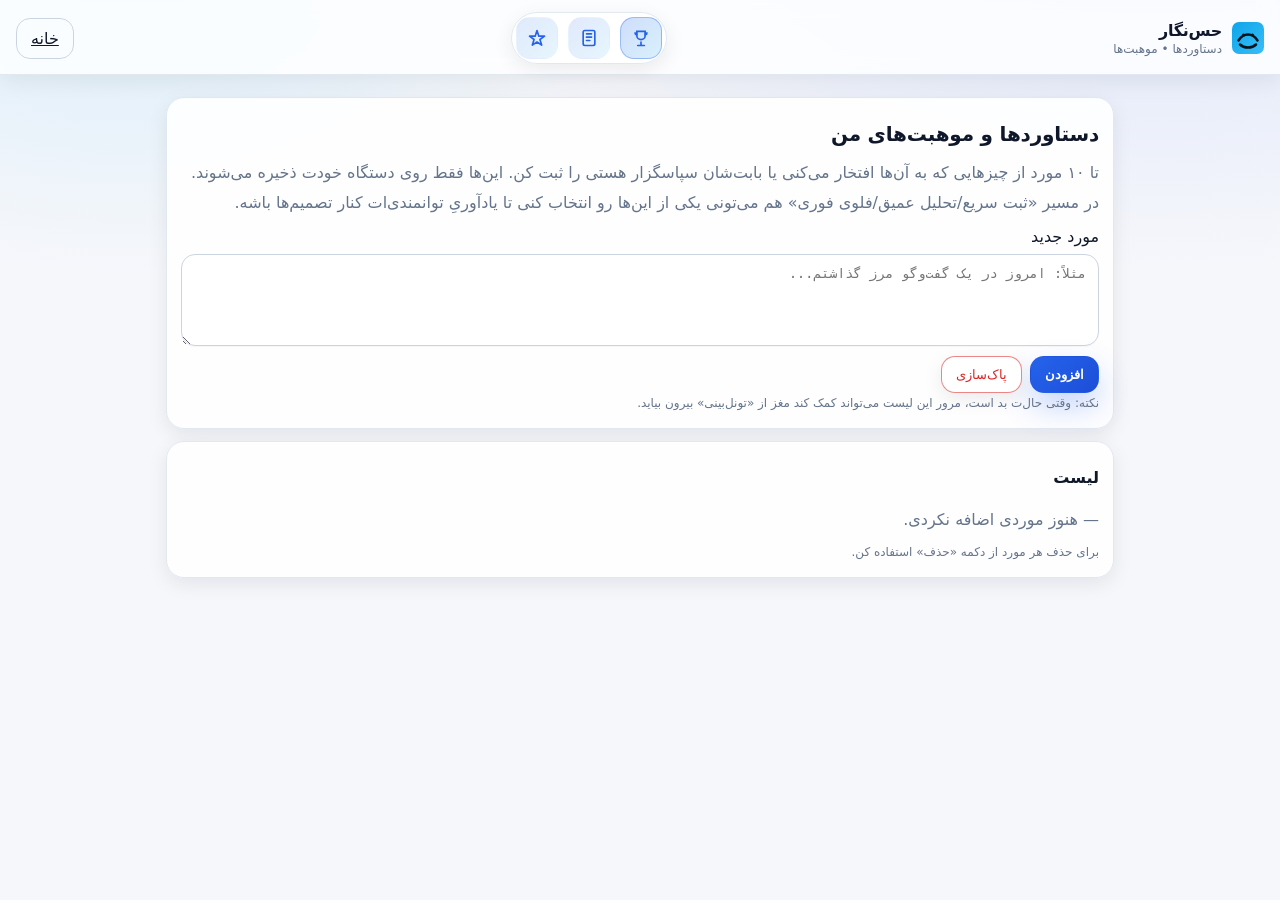
<file: achievements.html>
<!doctype html>
<html lang="fa" dir="rtl">
<head>
  <meta charset="UTF-8">
  <meta name="viewport" content="width=device-width, initial-scale=1, viewport-fit=cover">
  <meta name="theme-color" content="#2563eb" />
  <title>حس‌نگار — دستاوردها و موهبت‌ها</title>
  <link rel="manifest" href="./manifest.webmanifest">
  <link rel="icon" href="./icon.svg" type="image/svg+xml">
  <link rel="apple-touch-icon" href="./icon.svg">
  <link rel="stylesheet" href="./styles.css">
</head>
<body>
  <header class="appbar">
    <div class="appbar-row">
      <div class="brand">
        <a href="./index.html" class="brandlink">
          <img src="./icon.svg" alt="حس‌نگار" class="logo">
          <div>
            <h1>حس‌نگار</h1>
            <div class="subtitle">دستاوردها • موهبت‌ها</div>
          </div>
        </a>
      </div>

      <nav class="toplinks always" aria-label="میانبرها">
        <a class="topicon active" href="./achievements.html" title="دستاوردها و موهبت‌ها" aria-current="page">
          <span class="sr-only">دستاوردها و موهبت‌ها</span>
          <svg viewBox="0 0 24 24" fill="none" xmlns="http://www.w3.org/2000/svg" aria-hidden="true">
            <path d="M8 21h8M12 17v4" stroke="currentColor" stroke-width="2" stroke-linecap="round"/>
            <path d="M7 4h10v5a5 5 0 0 1-10 0V4Z" stroke="currentColor" stroke-width="2"/>
            <path d="M7 6H5a2 2 0 0 0 2 2" stroke="currentColor" stroke-width="2" stroke-linecap="round"/>
            <path d="M17 6h2a2 2 0 0 1-2 2" stroke="currentColor" stroke-width="2" stroke-linecap="round"/>
          </svg>
        </a>
        <a class="topicon" href="./principles.html" title="اصول زندگی من" >
          <span class="sr-only">اصول زندگی من</span>
          <svg viewBox="0 0 24 24" fill="none" xmlns="http://www.w3.org/2000/svg" aria-hidden="true">
            <path d="M7 3h10a2 2 0 0 1 2 2v14a2 2 0 0 1-2 2H7a2 2 0 0 1-2-2V5a2 2 0 0 1 2-2Z" stroke="currentColor" stroke-width="2"/>
            <path d="M9 7h6M9 11h6M9 15h4" stroke="currentColor" stroke-width="2" stroke-linecap="round"/>
          </svg>
        </a>
        <a class="topicon" href="./improvements.html" title="نقاط بهبود من" >
          <span class="sr-only">نقاط بهبود من</span>
          <svg viewBox="0 0 24 24" fill="none" xmlns="http://www.w3.org/2000/svg" aria-hidden="true">
            <path d="M12 3l2.2 6.8H21l-5.5 4 2.1 6.7L12 16.8 6.4 20.5 8.5 13.8 3 9.8h6.8L12 3Z" stroke="currentColor" stroke-width="2" stroke-linejoin="round"/>
          </svg>
        </a>
      </nav>

      <nav class="actions">
        <a class="btn ghost" href="./index.html">خانه</a>
      </nav>
    </div>
  </header>

  <main class="container">
    <section class="card">
      <h2>دستاوردها و موهبت‌های من</h2>
      <p class="helper">تا ۱۰ مورد از چیزهایی که به آن‌ها افتخار می‌کنی یا بابت‌شان سپاسگزار هستی را ثبت کن. این‌ها فقط روی دستگاه خودت ذخیره می‌شوند. در مسیر «ثبت سریع/تحلیل عمیق/فلوی فوری» هم می‌تونی یکی از این‌ها رو انتخاب کنی تا یادآوریِ توانمندی‌ات کنار تصمیم‌ها باشه.</p>

      <label class="field">
        <span>مورد جدید</span>
        <textarea id="achievement-input" placeholder="مثلاً: امروز در یک گفت‌وگو مرز گذاشتم..." rows="3"></textarea>
      </label>

      <div class="row wrap">
        <button id="add-achievement" class="btn primary" type="button">افزودن</button>
        <button id="reset-achievements" class="btn danger" type="button">پاک‌سازی</button>
      </div>

      <div class="smallnote">نکته: وقتی حال‌ت بد است، مرور این لیست می‌تواند کمک کند مغز از «تونل‌بینی» بیرون بیاید.</div>
    </section>

    <section class="card">
      <h3>لیست</h3>
      <div id="achievements-container" class="list"></div>
      <div class="smallnote muted">برای حذف هر مورد از دکمه «حذف» استفاده کن.</div>
    </section>
  </main>

  <script src="./achievements.js"></script>
</body>
</html>
</file>
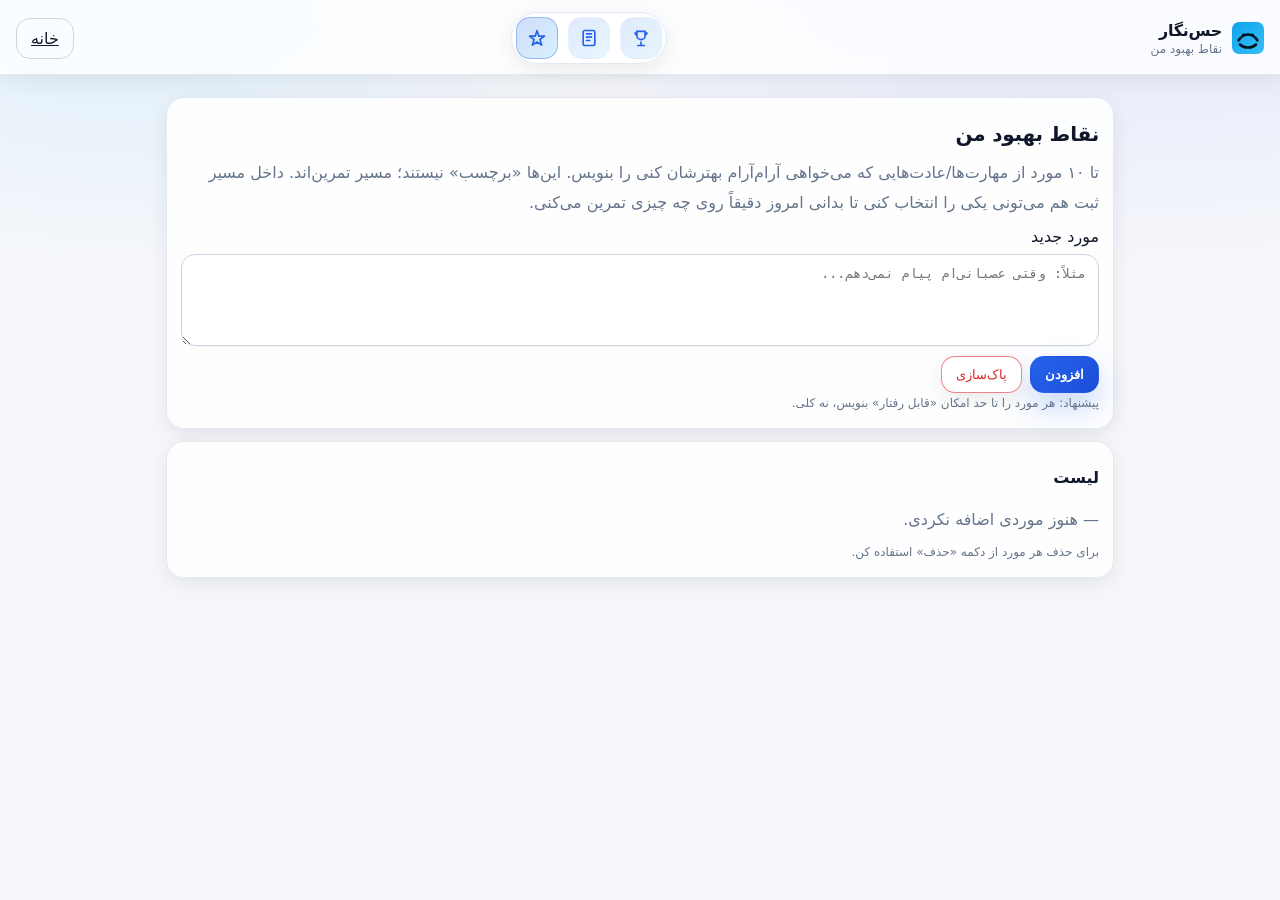
<file: improvements.html>
<!doctype html>
<html lang="fa" dir="rtl">
<head>
  <meta charset="UTF-8">
  <meta name="viewport" content="width=device-width, initial-scale=1, viewport-fit=cover">
  <meta name="theme-color" content="#2563eb" />
  <title>حس‌نگار — نقاط بهبود من</title>
  <link rel="manifest" href="./manifest.webmanifest">
  <link rel="icon" href="./icon.svg" type="image/svg+xml">
  <link rel="apple-touch-icon" href="./icon.svg">
  <link rel="stylesheet" href="./styles.css">
</head>
<body>
  <header class="appbar">
    <div class="appbar-row">
      <div class="brand">
        <a href="./index.html" class="brandlink">
          <img src="./icon.svg" alt="حس‌نگار" class="logo">
          <div>
            <h1>حس‌نگار</h1>
            <div class="subtitle">نقاط بهبود من</div>
          </div>
        </a>
      </div>

      <nav class="toplinks always" aria-label="میانبرها">
        <a class="topicon" href="./achievements.html" title="دستاوردها و موهبت‌ها" >
          <span class="sr-only">دستاوردها و موهبت‌ها</span>
          <svg viewBox="0 0 24 24" fill="none" xmlns="http://www.w3.org/2000/svg" aria-hidden="true">
            <path d="M8 21h8M12 17v4" stroke="currentColor" stroke-width="2" stroke-linecap="round"/>
            <path d="M7 4h10v5a5 5 0 0 1-10 0V4Z" stroke="currentColor" stroke-width="2"/>
            <path d="M7 6H5a2 2 0 0 0 2 2" stroke="currentColor" stroke-width="2" stroke-linecap="round"/>
            <path d="M17 6h2a2 2 0 0 1-2 2" stroke="currentColor" stroke-width="2" stroke-linecap="round"/>
          </svg>
        </a>
        <a class="topicon" href="./principles.html" title="اصول زندگی من" >
          <span class="sr-only">اصول زندگی من</span>
          <svg viewBox="0 0 24 24" fill="none" xmlns="http://www.w3.org/2000/svg" aria-hidden="true">
            <path d="M7 3h10a2 2 0 0 1 2 2v14a2 2 0 0 1-2 2H7a2 2 0 0 1-2-2V5a2 2 0 0 1 2-2Z" stroke="currentColor" stroke-width="2"/>
            <path d="M9 7h6M9 11h6M9 15h4" stroke="currentColor" stroke-width="2" stroke-linecap="round"/>
          </svg>
        </a>
        <a class="topicon active" href="./improvements.html" title="نقاط بهبود من" aria-current="page">
          <span class="sr-only">نقاط بهبود من</span>
          <svg viewBox="0 0 24 24" fill="none" xmlns="http://www.w3.org/2000/svg" aria-hidden="true">
            <path d="M12 3l2.2 6.8H21l-5.5 4 2.1 6.7L12 16.8 6.4 20.5 8.5 13.8 3 9.8h6.8L12 3Z" stroke="currentColor" stroke-width="2" stroke-linejoin="round"/>
          </svg>
        </a>
      </nav>

      <nav class="actions">
        <a class="btn ghost" href="./index.html">خانه</a>
      </nav>
    </div>
  </header>

  <main class="container">
    <section class="card">
      <h2>نقاط بهبود من</h2>
      <p class="helper">تا ۱۰ مورد از مهارت‌ها/عادت‌هایی که می‌خواهی آرام‌آرام بهترشان کنی را بنویس. این‌ها «برچسب» نیستند؛ مسیر تمرین‌اند. داخل مسیر ثبت هم می‌تونی یکی را انتخاب کنی تا بدانی امروز دقیقاً روی چه چیزی تمرین می‌کنی.</p>

      <label class="field">
        <span>مورد جدید</span>
        <textarea id="improvement-input" placeholder="مثلاً: وقتی عصبانی‌ام پیام نمی‌دهم..." rows="3"></textarea>
      </label>

      <div class="row wrap">
        <button id="add-improvement" class="btn primary" type="button">افزودن</button>
        <button id="reset-improvements" class="btn danger" type="button">پاک‌سازی</button>
      </div>

      <div class="smallnote">پیشنهاد: هر مورد را تا حد امکان «قابل رفتار» بنویس، نه کلی.</div>
    </section>

    <section class="card">
      <h3>لیست</h3>
      <div id="improvement-container" class="list"></div>
      <div class="smallnote muted">برای حذف هر مورد از دکمه «حذف» استفاده کن.</div>
    </section>
  </main>

  <script src="./improvements.js"></script>
</body>
</html>
</file>
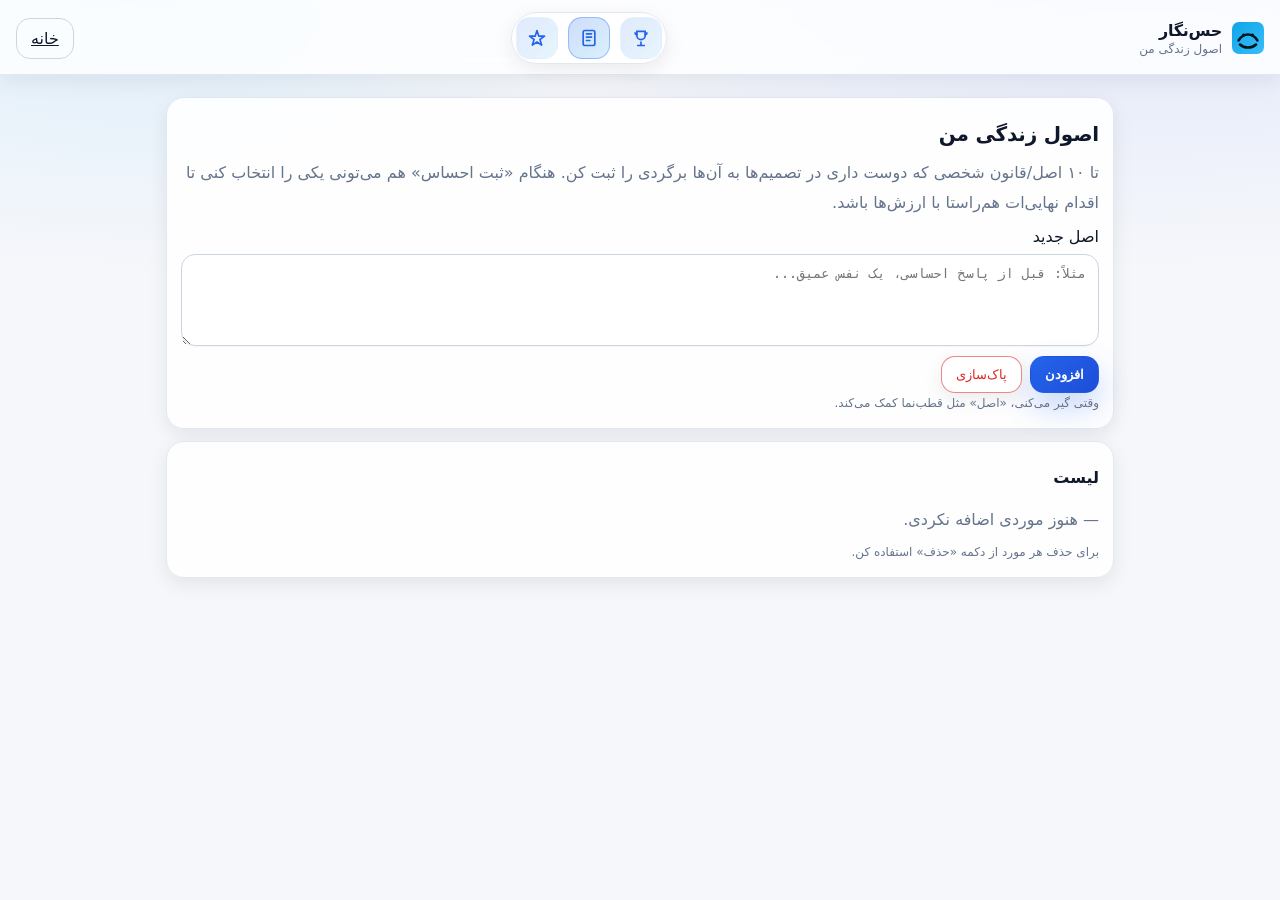
<file: principles.html>
<!doctype html>
<html lang="fa" dir="rtl">
<head>
  <meta charset="UTF-8">
  <meta name="viewport" content="width=device-width, initial-scale=1, viewport-fit=cover">
  <meta name="theme-color" content="#2563eb" />
  <title>حس‌نگار — اصول زندگی من</title>
  <link rel="manifest" href="./manifest.webmanifest">
  <link rel="icon" href="./icon.svg" type="image/svg+xml">
  <link rel="apple-touch-icon" href="./icon.svg">
  <link rel="stylesheet" href="./styles.css">
</head>
<body>
  <header class="appbar">
    <div class="appbar-row">
      <div class="brand">
        <a href="./index.html" class="brandlink">
          <img src="./icon.svg" alt="حس‌نگار" class="logo">
          <div>
            <h1>حس‌نگار</h1>
            <div class="subtitle">اصول زندگی من</div>
          </div>
        </a>
      </div>

      <nav class="toplinks always" aria-label="میانبرها">
        <a class="topicon" href="./achievements.html" title="دستاوردها و موهبت‌ها" >
          <span class="sr-only">دستاوردها و موهبت‌ها</span>
          <svg viewBox="0 0 24 24" fill="none" xmlns="http://www.w3.org/2000/svg" aria-hidden="true">
            <path d="M8 21h8M12 17v4" stroke="currentColor" stroke-width="2" stroke-linecap="round"/>
            <path d="M7 4h10v5a5 5 0 0 1-10 0V4Z" stroke="currentColor" stroke-width="2"/>
            <path d="M7 6H5a2 2 0 0 0 2 2" stroke="currentColor" stroke-width="2" stroke-linecap="round"/>
            <path d="M17 6h2a2 2 0 0 1-2 2" stroke="currentColor" stroke-width="2" stroke-linecap="round"/>
          </svg>
        </a>
        <a class="topicon active" href="./principles.html" title="اصول زندگی من" aria-current="page">
          <span class="sr-only">اصول زندگی من</span>
          <svg viewBox="0 0 24 24" fill="none" xmlns="http://www.w3.org/2000/svg" aria-hidden="true">
            <path d="M7 3h10a2 2 0 0 1 2 2v14a2 2 0 0 1-2 2H7a2 2 0 0 1-2-2V5a2 2 0 0 1 2-2Z" stroke="currentColor" stroke-width="2"/>
            <path d="M9 7h6M9 11h6M9 15h4" stroke="currentColor" stroke-width="2" stroke-linecap="round"/>
          </svg>
        </a>
        <a class="topicon" href="./improvements.html" title="نقاط بهبود من" >
          <span class="sr-only">نقاط بهبود من</span>
          <svg viewBox="0 0 24 24" fill="none" xmlns="http://www.w3.org/2000/svg" aria-hidden="true">
            <path d="M12 3l2.2 6.8H21l-5.5 4 2.1 6.7L12 16.8 6.4 20.5 8.5 13.8 3 9.8h6.8L12 3Z" stroke="currentColor" stroke-width="2" stroke-linejoin="round"/>
          </svg>
        </a>
      </nav>

      <nav class="actions">
        <a class="btn ghost" href="./index.html">خانه</a>
      </nav>
    </div>
  </header>

  <main class="container">
    <section class="card">
      <h2>اصول زندگی من</h2>
      <p class="helper">تا ۱۰ اصل/قانون شخصی که دوست داری در تصمیم‌ها به آن‌ها برگردی را ثبت کن. هنگام «ثبت احساس» هم می‌تونی یکی را انتخاب کنی تا اقدام نهایی‌ات هم‌راستا با ارزش‌ها باشد.</p>

      <label class="field">
        <span>اصل جدید</span>
        <textarea id="principle-input" placeholder="مثلاً: قبل از پاسخ احساسی، یک نفس عمیق..." rows="3"></textarea>
      </label>

      <div class="row wrap">
        <button id="add-principle" class="btn primary" type="button">افزودن</button>
        <button id="reset-principles" class="btn danger" type="button">پاک‌سازی</button>
      </div>

      <div class="smallnote">وقتی گیر می‌کنی، «اصل» مثل قطب‌نما کمک می‌کند.</div>
    </section>

    <section class="card">
      <h3>لیست</h3>
      <div id="principles-container" class="list"></div>
      <div class="smallnote muted">برای حذف هر مورد از دکمه «حذف» استفاده کن.</div>
    </section>
  </main>

  <script src="./principles.js"></script>
</body>
</html>
</file>
<file: styles.css>
/* حس‌نگار — UI (نسخه بهبود یافته)
   هدف: تمیز، حرفه‌ای، سبک، و سازگار با RTL
*/

:root{
  color-scheme: light dark;
  --bg:#f6f7fb;
  --card:rgba(255,255,255,.92);
  --text:#0f172a;
  --muted:#64748b;
  --primary:#2563eb;
  --primary-2:#1d4ed8;
  --danger:#dc2626;
  --chip:#f1f5f9;
  --border:#e2e8f0;
  --border-2:#cbd5e1;
  --shadow:0 18px 45px rgba(2,6,23,.10);
  --shadow-sm:0 6px 20px rgba(2,6,23,.08);
  --radius:18px;
  --radius-sm:14px;
  --ring: rgba(37,99,235,.35);
}

@media (prefers-color-scheme: dark){
  :root{
    --bg:#0b1220;
    --card:rgba(15,23,42,.88);
    --text:#e2e8f0;
    --muted:#94a3b8;
    --chip:rgba(148,163,184,.12);
    --border:rgba(148,163,184,.18);
    --border-2:rgba(148,163,184,.28);
    --shadow:0 18px 45px rgba(0,0,0,.45);
    --shadow-sm:0 8px 22px rgba(0,0,0,.35);
    --ring: rgba(56,189,248,.35);
  }
  .appbar{
    background:rgba(2,6,23,.72);
    box-shadow:0 10px 28px rgba(0,0,0,.35);
  }
  .toplinks{background:rgba(2,6,23,.55)}
  .menu-panel{background:rgba(2,6,23,.92)}
}

*{box-sizing:border-box; -webkit-tap-highlight-color:transparent}
html,body{height:100%}

body{
  margin:0;
  font-family: ui-sans-serif, system-ui, -apple-system, "Segoe UI", Roboto, Arial;
  color:var(--text);
  background:
    radial-gradient(1200px 600px at 90% -10%, rgba(37,99,235,.12), transparent 60%),
    radial-gradient(900px 500px at 10% 0%, rgba(14,165,233,.10), transparent 55%),
    var(--bg);
}

a{color:inherit}

/* ===== Header ===== */
.appbar{
  position:sticky; top:0; z-index:10;
  background:rgba(255,255,255,.82);
  backdrop-filter:saturate(140%) blur(10px);
  border-bottom:1px solid var(--border);
  box-shadow:0 8px 20px rgba(2,6,23,.06);
  padding:12px 16px 10px;
}

.appbar-row{
  display:flex;
  align-items:center;
  justify-content:space-between;
  gap:12px;
  flex-wrap:wrap;
}

.brand{display:flex; align-items:center; gap:10px; min-width:160px}
.brandlink{display:flex;align-items:center;gap:10px;text-decoration:none;color:inherit}
.logo{width:32px; height:32px}
.appbar h1{font-size:16px; margin:0; letter-spacing:-.3px}
.subtitle{font-size:12px; color:var(--muted); margin-top:2px}

.actions{display:flex; gap:8px; align-items:center; flex-wrap:wrap; justify-content:flex-end}
.actions .btn{white-space:nowrap}

/* میانبرهای صفحه خانه (بالای صفحه به شکل آیکون) */
.toplinks{
  display:none;
  gap:10px;
  align-items:center;
  padding:4px;
  border:1px solid var(--border);
  background:rgba(255,255,255,.70);
  border-radius:999px;
  box-shadow:var(--shadow-sm);
  transition:transform .15s ease, box-shadow .15s ease, border-color .15s ease;
}
body[data-screen="home"] .toplinks{display:flex}
.toplinks.always{display:flex}


.topicon{
  width:42px; height:42px;
  display:inline-flex;
  align-items:center; justify-content:center;
  border-radius:14px;
  border:1px solid transparent;
  text-decoration:none;
  color:var(--text);
  background:linear-gradient(135deg, rgba(37,99,235,.14), rgba(14,165,233,.10));
  transition:transform .15s ease, box-shadow .15s ease, filter .15s ease, border-color .15s ease;
}
.topicon svg{width:20px; height:20px; color:var(--primary)}
.topicon:hover{
  transform:translateY(-1px);
  box-shadow:var(--shadow);
  border-color:rgba(37,99,235,.25);
  filter:saturate(110%);
}
.topicon:active{transform:translateY(0)}

.iconpill{
  width:42px; height:42px;
  display:inline-flex;
  align-items:center; justify-content:center;
  border-radius:14px;
  border:1px solid var(--border-2);
  background:var(--card);
  box-shadow:var(--shadow-sm);
  cursor:pointer;
  transition:transform .15s ease, box-shadow .15s ease;
}
.iconpill:hover{transform:translateY(-1px); box-shadow:var(--shadow)}
.iconpill:active{transform:translateY(0)}
.iconpill svg{width:22px; height:22px; color:var(--muted)}

/* منوی داده‌ها و تنظیمات */
.menu{position:relative}
.menu > summary{list-style:none}
.menu > summary::-webkit-details-marker{display:none}
.menu[open] > summary .iconpill,
.menu[open] > summary{filter:saturate(110%)}

.menu-panel{
  position:absolute;
  inset-inline-end:0;
  top:calc(100% + 10px);
  min-width:210px;
  background:rgba(255,255,255,.96);
  border:1px solid var(--border);
  border-radius:18px;
  padding:10px;
  box-shadow:var(--shadow);
  z-index:20;
  display:flex;
  flex-direction:column;
  gap:8px;
}
.menuitem{width:100%; text-align:start}
.sr-only{
  position:absolute;
  width:1px;height:1px;
  padding:0;margin:-1px;
  overflow:hidden;clip:rect(0,0,0,0);
  white-space:nowrap;border:0;
}
/* ===== Layout ===== */
.container{max-width:980px; margin:22px auto; padding:0 16px 24px}
.screen{display:block}
.hidden{display:none!important}

h2{margin:10px 0 12px; font-size:20px; letter-spacing:-.2px}
h3{margin:12px 0 8px; font-size:16px}

.helper{color:var(--muted); line-height:1.85; margin:8px 0; white-space:pre-line}
.muted{color:var(--muted)}

.card{
  background:var(--card);
  border:1px solid var(--border);
  border-radius:var(--radius);
  padding:14px;
  margin:12px 0;
  box-shadow:var(--shadow-sm);
  transition:transform .15s ease, box-shadow .15s ease, border-color .15s ease;
}
.card:hover{transform:translateY(-1px); box-shadow:var(--shadow); border-color:var(--border-2)}

/* ===== Form ===== */
.field{display:flex; flex-direction:column; gap:8px; margin:10px 0}
.field input,.field textarea,.field select{
  width:100%;
  background:var(--card);
  border:1px solid var(--border-2);
  color:var(--text);
  padding:11px 12px;
  border-radius:var(--radius-sm);
  outline:none;
  box-shadow:0 1px 0 rgba(2,6,23,.03);
}
.field textarea{resize:vertical; min-height:92px}

/* Range row */
.rangeRow{display:flex; align-items:center; justify-content:space-between; gap:10px; margin-top:8px}

/* ===== Buttons ===== */
.btn{
  background:var(--card);
  border:1px solid var(--border-2);
  color:var(--text);
  padding:10px 14px;
  border-radius:14px;
  cursor:pointer;
  box-shadow:var(--shadow-sm);
  transition:transform .15s ease, box-shadow .15s ease, filter .15s ease;
}
.btn:hover{transform:translateY(-1px); box-shadow:var(--shadow)}
.btn:active{transform:translateY(0)}
.btn.primary{
  color:#fff;
  background:linear-gradient(135deg, var(--primary), var(--primary-2));
  border-color:transparent;
  box-shadow:0 14px 30px rgba(37,99,235,.25);
  font-weight:900;
}
.btn.primary:hover{filter:saturate(110%)}
.btn.ghost{background:transparent; box-shadow:none}
.btn.link{background:transparent; border:0; color:var(--primary); box-shadow:none; padding:8px 10px}
.btn.danger{background:var(--card); border-color:rgba(220,38,38,.55); color:var(--danger)}
.btn.small{padding:7px 10px; border-radius:12px; box-shadow:none}

.row{display:flex; gap:8px; align-items:center}
.row.wrap{flex-wrap:wrap}
.nav-row{display:flex; justify-content:space-between; margin-top:16px}

/* ===== Chips / Pills ===== */
.chips{display:flex; flex-wrap:wrap; gap:8px}
.chip{
  background:var(--chip);
  border:1px solid var(--border);
  padding:8px 12px;
  border-radius:999px;
  cursor:pointer;
  transition:transform .12s ease, box-shadow .12s ease, background .12s ease;
}
.chip:hover{transform:translateY(-1px); box-shadow:0 10px 20px rgba(2,6,23,.06)}
.chip.on{background:rgba(37,99,235,.14); border-color:rgba(37,99,235,.35); color:var(--primary); font-weight:900}

.inline-add{display:flex; gap:8px; margin:12px 0}
.inline-add input{flex:1}

.pills{display:flex; flex-wrap:wrap; gap:8px; margin:8px 0}
.pill{
  background:var(--card);
  border:1px solid var(--border-2);
  padding:7px 10px;
  border-radius:999px;
  cursor:pointer;
  box-shadow:var(--shadow-sm);
  transition:transform .15s ease, box-shadow .15s ease, border-color .15s ease;
}
.pill.on{background:rgba(14,165,233,.12); border-color:rgba(14,165,233,.35); color:#0c4a6e; font-weight:900}

/* ===== Badges ===== */
.badge{
  display:inline-flex;
  align-items:center;
  gap:6px;
  padding:6px 10px;
  border-radius:999px;
  background:#f1f5f9;
  border:1px solid var(--border);
  color:var(--muted);
}
.badge.good{background:#ecfdf5; border-color:#a7f3d0; color:#065f46}
.badge.warn{background:#fffbeb; border-color:#fde68a; color:#92400e}
.badge.bad{background:#fef2f2; border-color:#fecaca; color:#991b1b}

/* ===== Summary ===== */
.summary{
  background:var(--card);
  border:1px solid var(--border);
  border-radius:var(--radius-sm);
  padding:12px;
  white-space:pre-wrap;
  line-height:1.95;
  box-shadow:var(--shadow-sm);
  transition:transform .15s ease, box-shadow .15s ease, border-color .15s ease;
}

/* ===== Cards / grids ===== */
.hero{margin-top:6px}
.grid{display:grid; gap:12px; grid-template-columns:1fr}
@media (min-width:640px){ .grid{grid-template-columns:1fr 1fr} }

.grid2{display:grid; grid-template-columns:1fr; gap:12px}
@media (min-width:760px){ .grid2{grid-template-columns:1fr 1fr} }

.topbar{display:flex; align-items:center; justify-content:space-between; gap:10px; margin:6px 0 10px}
.crumb{font-size:12px; color:var(--muted)}

.selected{color:var(--muted); line-height:1.8; margin:6px 0}

/* ===== History list items ===== */
.store .item{
  border:1px solid var(--border);
  border-radius:var(--radius-sm);
  padding:12px;
  margin:10px 0;
  background:var(--card);
  box-shadow:var(--shadow-sm);
  transition:transform .15s ease, box-shadow .15s ease, border-color .15s ease;
}

hr.sep{border:0; border-top:1px solid var(--border); margin:14px 0}

/* ===== KPI ===== */
.kpis{display:grid; grid-template-columns:1fr; gap:10px}
@media (min-width:640px){ .kpis{grid-template-columns:1fr 1fr 1fr} }
.kpi{padding:12px; border:1px solid var(--border); border-radius:var(--radius); background:var(--card); box-shadow:var(--shadow-sm)}
.kpi .num{font-size:22px; font-weight:1000; margin-top:6px}

/* ===== Toolkit card ===== */
.tcard{border:1px solid var(--border); border-radius:var(--radius); background:var(--card); padding:14px; box-shadow:var(--shadow-sm)}
.tcard h3{margin:0 0 8px}
.tcard .tag{font-size:12px; color:var(--muted)}

.smallnote{font-size:12px; color:var(--muted); line-height:1.7}

/* ===== List pages (achievements / principles / improvements) ===== */
.list{display:flex; flex-direction:column; gap:10px; margin-top:10px}
.achievement-item,.principle-item,.improvement-item{
  display:flex;
  align-items:flex-start;
  justify-content:space-between;
  gap:10px;
  padding:12px;
  border-radius:var(--radius-sm);
  border:1px solid var(--border);
  background:var(--card);
  box-shadow:var(--shadow-sm);
  transition:transform .15s ease, box-shadow .15s ease, border-color .15s ease;
}
.achievement-item span,.principle-item span,.improvement-item span{line-height:1.85}

/* ===== Footer ===== */
.footer{padding:24px 16px; text-align:center; color:var(--muted)}

/* دسترس‌پذیری */
:focus-visible{outline:3px solid var(--ring); outline-offset:2px}

details > summary{cursor:pointer}

/* ===== Micro-learning (راهنمای کوتاه داخل مسیر) ===== */
.micro{
  margin-top:10px;
  border:1px dashed var(--border-2);
  border-radius:var(--radius-sm);
  padding:10px 12px;
  background:rgba(37,99,235,.06);
}
.micro > summary{font-weight:900}

/* ===== Hints blocks ===== */
.hints{margin-top:8px}
.hints > div{color:var(--muted); line-height:1.9}

/* ===== Progress ===== */
.progress{
  width:100%;
  height:12px;
  border-radius:999px;
  background:rgba(148,163,184,.22);
  border:1px solid var(--border);
  overflow:hidden;
  box-shadow:inset 0 1px 2px rgba(2,6,23,.08);
  margin-top:10px;
}
.progress-bar{
  height:100%;
  width:0%;
  background:linear-gradient(135deg, var(--primary), var(--primary-2));
  border-radius:999px;
  transition:width .25s ease;
}

/* ===== Bar rows (History analytics) ===== */
.barlist{display:flex; flex-direction:column; gap:10px; margin-top:10px}
.barrow{display:grid; grid-template-columns:1fr; gap:6px}
@media (min-width:640px){
  .barrow{grid-template-columns:140px 1fr 70px; align-items:center}
}
.barlabel{font-weight:800; color:var(--text)}
.bartrack{height:10px; border-radius:999px; background:rgba(148,163,184,.22); border:1px solid var(--border); overflow:hidden}
.barfill{height:100%; width:0%; background:linear-gradient(135deg, rgba(37,99,235,.65), rgba(29,78,216,.65)); border-radius:999px}
.barvalue{color:var(--muted); font-variant-numeric:tabular-nums; text-align:start}

.topicon.active{background:linear-gradient(135deg, rgba(37,99,235,.22), rgba(14,165,233,.16)); border-color:rgba(37,99,235,.35)}

.achievement-item:hover,.principle-item:hover,.improvement-item:hover{transform:translateY(-1px); box-shadow:var(--shadow); border-color:var(--border-2)}
</file>
